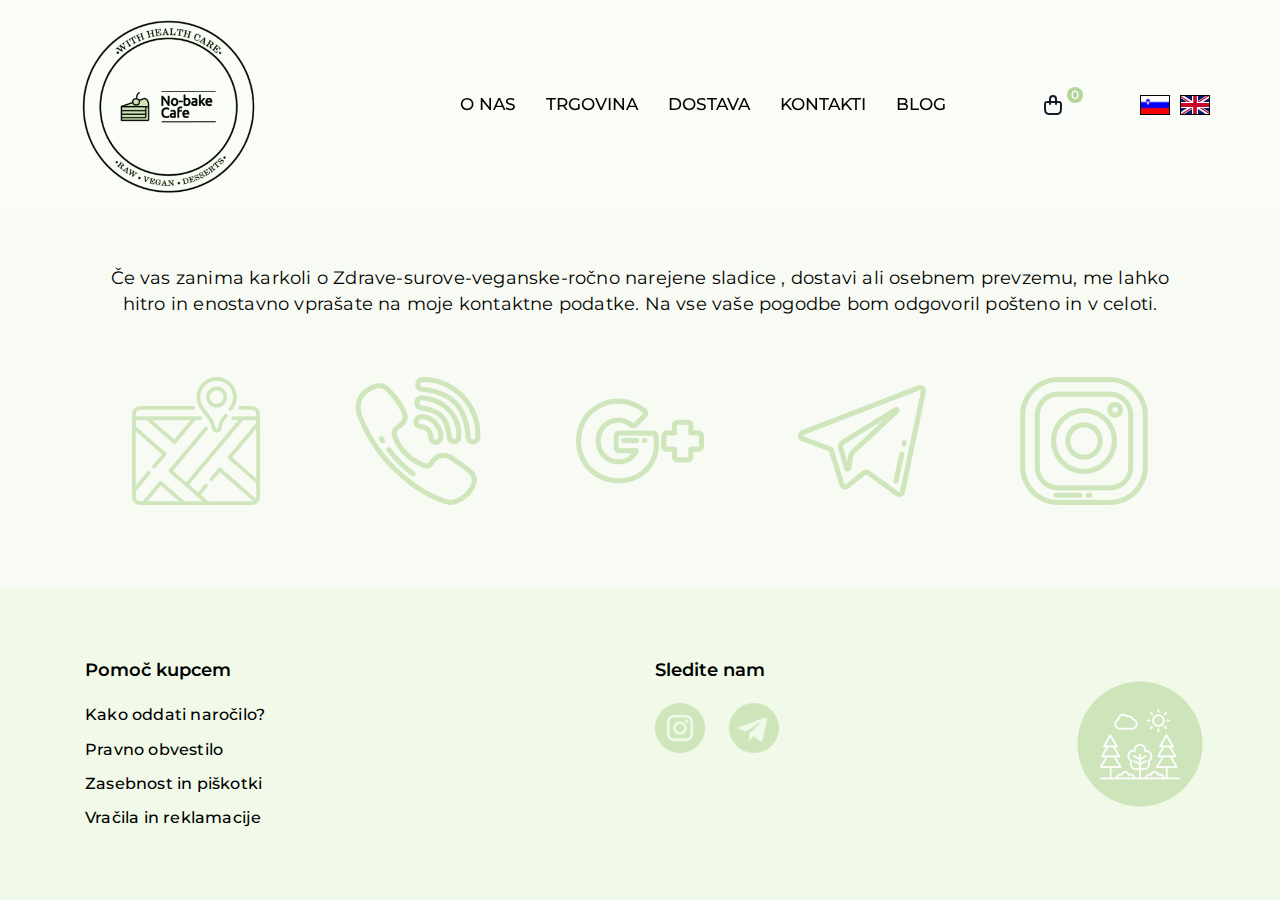
<file: contacts.html>
<!DOCTYPE html>
<html lang="en">

<head>
	<meta charset="UTF-8">
	<meta http-equiv="X-UA-Compatible" content="IE=edge">
	<meta name="viewport" content="width=device-width, initial-scale=1.0">
	<link rel="stylesheet" href="css/style.css">
	<link rel="stylesheet" href="css/null.css">
	<link rel="icon" type="image/svg" sizes="32x32" href="img/icon/06.svg" />
	<link rel="icon" type="image/svg" sizes="16x16" href="img/icon/06.svg" />
	<title>Nobakecafe</title>
</head>

<body>
	<div class="wrapper">
		<header class="header">
			<div class="header__container _container">
				<a href="index.html" class="header__logo">
					<img src="img/logo/04.png" alt="logo">
				</a>
				<nav class="header__menu menu">
					<div class="menu__body">
						<ul class="menu__list nav__list">
							<li class="menu__item">
								<a href="aboutus.html" class="menu__link nav__link lang" key="about">O nas</a>
							</li>
							<li class="menu__item nav__item">
								<a href="shop.html" class="menu__link nav__link lang" key="shop">Trgovina</a>
								<span class="menu__arrow"></span>
								<ul class="menu__sub-list">
									<li><a href="shop.html" class="menu__sub-link lang" key="cakes">torte</a></li>
									<li><a href="shop.html" class="menu__sub-link lang" key="candy">sladkarije</a></li>
									<li><a href="shop.html" class="menu__sub-link lang" key="cheese">skuta</a></li>
									<li><a href="shop.html" class="menu__sub-link lang" key="popsicle">sladoled</a></li>
									<li><a href="shop.html" class="menu__sub-link lang" key="cupcakes">sladki kompleti</a></li>
								</ul>
							</li>
							<li class="menu__item">
								<a href="delivery.html" class="menu__link nav__link lang" key="delivery">Dostava</a>
							</li>
							<li class="menu__item">
								<a href="contacts.html" class="menu__link nav__link lang" key="contacts">Kontakti</a>
							</li>
							<li class="menu__item">
								<a href="blog.html" class="menu__link nav__link lang" key="blog">Blog</a>
							</li>
						</ul>
					</div>
				</nav>
				<div class="header__cart cart" tabindex="0">
					<div class="cart-image">
						<img src="img/shop/bag-shopping.svg" alt="bag">
						<span class="cart__quantity">0</span>
					</div>
					<!-- <div class="cart-content">
						<ul class="cart-content__list" data-simplebar>
							<li class="cart-content__item">
								<article class="cart-content__product cart-product">
									<img src="img/shop/cakes/bazil/00011.jpeg" alt="bazil" class="cart-product__img">
									<div class="cart-product__text">
										<h3 class="cart-product__title lang" key="bazil">Svežina bazilike</h3>
										<span class="cart-product__price">45 €</span>
									</div>
									<button class="cart-product__delete" aria-label="Видалити товар"></button>
								</article>
							</li>
						</ul>
						<div class="cart-content__buttom">
							<div class="cart-content__fullprice">
								<span>Skupna cena:</span>
								<span class="fullprice">1234 €</span>
							</div>
							<button class="cart-content__btn btn lang" key="basket-card">Dodaj v voziček</button>
						</div>
					</div> -->
				</div>
				<a href="#" class="header__button">
					<ul class="menu__button">
						<li class="header-item-lang-sl"><button id="sl" class="translate">
								<img src="img/lang/02.svg.png" alt=""></button>
							</button></li>
						<li class="header-item-lang-en"><button id="en" class="translate">
								<img src="img/lang/01.svg.png" alt=""></button>
						</li>
					</ul>
				</a>
				<button class="menu__icon icon__menu" type="button">
					<span></span>
				</button>
			</div>
		</header>
		<main class="page">
			<div class="page__contacts-block block-contacts">
				<div class="block-contacts__conteiner _container">
					<div class="block-contacts__content">
						<div class="block-contacts__title block-text lang" key="contacts-title">
							<p>Če vas zanima karkoli o Zdrave-surove-veganske-ročno narejene sladice
								, dostavi ali osebnem prevzemu, me lahko hitro in
								enostavno vprašate na moje kontaktne podatke. Na vse vaše pogodbe bom odgovoril pošteno in v
								celoti.
							</p>
						</div>
					</div>
					<div class="block-contacts__body">
						<div class="block-contacts__icon">
							<a href="https://goo.gl/maps/77yQyyHBCMych2gu9" class="block-contacts__items" target="_blank">
								<div class="block-contacts__item">
									<img src="./img/contacts/location.png" alt="location">
								</div>
							</a>
							<a href="tel:+38669989756" class="block-contacts__items">
								<div class="block-contacts__item">
									<img src="./img/contacts/instagram (1).png" alt="phone">
								</div>
							</a>
							<a href="mailto:info.nobakecafe@gmail.com" class="block-contacts__items">
								<div class="block-contacts__item">
									<img src="./img/contacts/instagram (2).png" alt="mail">
								</div>
							</a>
							<a href="https://t.me/nobakecafe" class="block-contacts__items">
								<div class="block-contacts__item">
									<img src="./img/contacts/telegram.png" alt="telegram">
								</div>
							</a>
							<a href="https://www.instagram.com/nobakecafe/" class="block-contacts__items" target="_blank">
								<div class="block-contacts__item">
									<img src="./img/contacts/instagram.png" alt="instagram">
								</div>
							</a>
						</div>
					</div>
				</div>
			</div>
		</main>
		<footer class="footer">
			<div class="footer__top">
				<div class="footer__main _container">
					<div class="footer__row">
						<div class="footer__column">
							<div class="footer__label lang" key="support">Pomoč kupcem</div>
							<nav class="footer__menu menu-footer">
								<ul class="menu-footer__list">
									<li class="menu-footer__item">
										<a href="support.html" class="menu-footer__link lang" key="support-1">Kako oddati
											naročilo?</a>
									</li>
									<li class="menu-footer__item">
										<a href="support.html" class="menu-footer__link lang" key="support-2">Pravno obvestilo</a>
									</li>
									<li class="menu-footer__item">
										<a href="support.html" class="menu-footer__link lang" key="support-3">Zasebnost in
											piškotki</a>
									</li>
									<li class="menu-footer__item">
										<a href="support.html" class="menu-footer__link lang" key="support-4">Vračila in
											reklamacije</a>
									</li>
								</ul>
							</nav>
						</div>
						<div class="footer__column">
							<div class="footer__label lang" key="support-5">Sledite nam</div>
							<div class="footer__contacts contacts-footer">
								<a href="https://www.instagram.com/nobakecafe/" class="social__item" target='_blank'>
									<img src="img/icon/inst.png" alt="instagram">
								</a>
								<a href="https://t.me/nobakecafe" class="social__item" target='_blank'>
									<img src="img/icon/telegram.png" alt="telegram">
								</a>
							</div>
						</div>
					</div>
				</div>
			</div>
		</footer>
	</div>
	<script src="js/jquery.min.js"></script>
	<script src="js/script.js"></script>
</body>

</html>
</file>
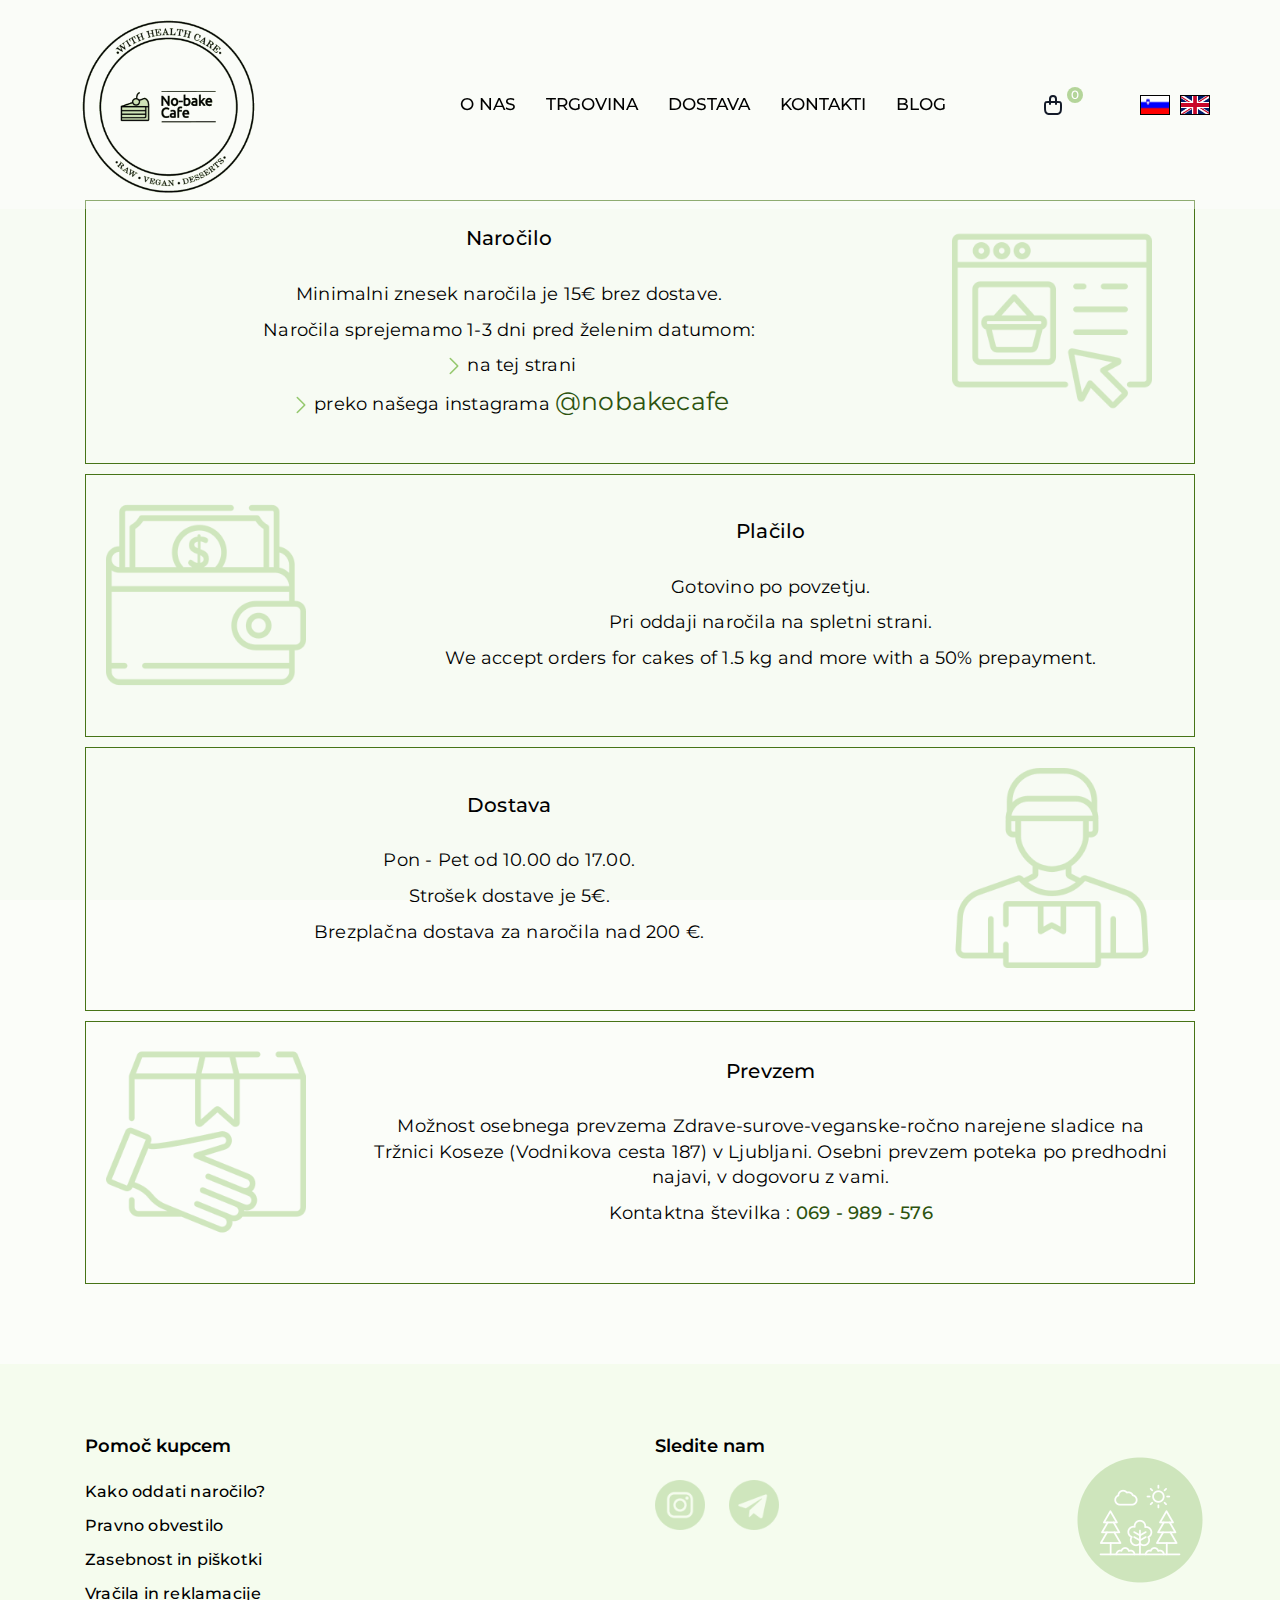
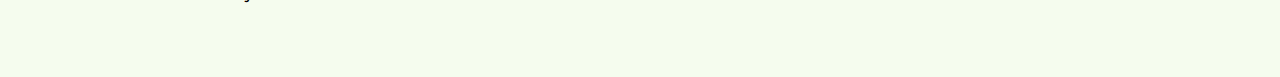
<file: delivery.html>
<!DOCTYPE html>
<html lang="en">

<head>
	<meta charset="UTF-8">
	<meta http-equiv="X-UA-Compatible" content="IE=edge">
	<meta name="viewport" content="width=device-width, initial-scale=1.0">
	<link rel="stylesheet" href="css/style.css">
	<link rel="stylesheet" href="css/null.css">
	<link rel="icon" type="image/svg" sizes="32x32" href="img/icon/06.svg" />
	<link rel="icon" type="image/svg" sizes="16x16" href="img/icon/06.svg" />
	<title>Nobakecafe</title>
</head>

<body>
	<div class="wrapper">
		<header class="header">
			<div class="header__container _container">
				<a href="index.html" class="header__logo">
					<img src="img/logo/04.png" alt="logo">
				</a>
				<nav class="header__menu menu">
					<div class="menu__body">
						<ul class="menu__list nav__list">
							<li class="menu__item">
								<a href="aboutus.html" class="menu__link nav__link lang" key="about">O nas</a>
							</li>
							<li class="menu__item nav__item">
								<a href="shop.html" class="menu__link nav__link lang" key="shop">Trgovina</a>
								<span class="menu__arrow"></span>
								<ul class="menu__sub-list">
									<li><a href="shop.html" class="menu__sub-link lang" key="cakes">torte</a></li>
									<li><a href="shop.html" class="menu__sub-link lang" key="candy">sladkarije</a></li>
									<li><a href="shop.html" class="menu__sub-link lang" key="cheese">skuta</a></li>
									<li><a href="shop.html" class="menu__sub-link lang" key="popsicle">sladoled</a></li>
									<li><a href="shop.html" class="menu__sub-link lang" key="cupcakes">sladki kompleti</a></li>
								</ul>
							</li>
							<li class="menu__item">
								<a href="delivery.html" class="menu__link nav__link lang" key="delivery">Dostava</a>
							</li>
							<li class="menu__item">
								<a href="contacts.html" class="menu__link nav__link lang" key="contacts">Kontakti</a>
							</li>
							<li class="menu__item">
								<a href="blog.html" class="menu__link nav__link lang" key="blog">Blog</a>
							</li>
						</ul>
					</div>
				</nav>
				<div class="header__cart cart" tabindex="0">
					<div class="cart-image">
						<img src="img/shop/bag-shopping.svg" alt="bag">
						<span class="cart__quantity">0</span>
					</div>
					<!-- <div class="cart-content">
						<ul class="cart-content__list" data-simplebar>
							<li class="cart-content__item">
								<article class="cart-content__product cart-product">
									<img src="img/shop/cakes/bazil/00011.jpeg" alt="bazil" class="cart-product__img">
									<div class="cart-product__text">
										<h3 class="cart-product__title lang" key="bazil">Svežina bazilike</h3>
										<span class="cart-product__price">45 €</span>
									</div>
									<button class="cart-product__delete" aria-label="Видалити товар"></button>
								</article>
							</li>
						</ul>
						<div class="cart-content__buttom">
							<div class="cart-content__fullprice">
								<span>Skupna cena:</span>
								<span class="fullprice">1234 €</span>
							</div>
							<button class="cart-content__btn btn lang" key="basket-card">Dodaj v voziček</button>
						</div>
					</div> -->
				</div>
				<a href="#" class="header__button">
					<ul class="menu__button">
						<li class="header-item-lang-sl"><button id="sl" class="translate">
								<img src="img/lang/02.svg.png" alt=""></button>
							</button></li>
						<li class="header-item-lang-en"><button id="en" class="translate">
								<img src="img/lang/01.svg.png" alt=""></button>
						</li>
					</ul>
				</a>
				<button class="menu__icon icon__menu" type="button">
					<span></span>
				</button>
			</div>
		</header>
		<main class="page">
			<div class="page__delivery-block delivery">
				<div class="delivery__container _container">
					<div class="delivery__body ">
						<div class="delivery__item">
							<div class="delivery__content">
								<div class="delivery__text block-text">
									<p class="lang delivery-title" key="delivery-title">
										Naročilo
									</p>
									<p class="lang" key="delivery-1">
										Minimalni znesek naročila je 15€ brez dostave.
									</p>
									<p class="lang" key="delivery-2">Naročila sprejemamo 1-3 dni pred želenim datumom:</p>
									<p class="lang" key="delivery-3"><span class="svg-arrow">na tej strani</span></p>
									<p class="lang" key="delivery-4"><span class="svg-arrow">preko našega instagrama</span>
										<a class="link-insta" href="https://www.instagram.com/nobakecafe/" target='_blank'>
											@nobakecafe</a>
									</p>
								</div>
							</div>
							<div class="delivery__img">
								<img src="img/delivery/package (3).png" alt="delivery">
							</div>
						</div>
						<div class="delivery__item item-rewerse">
							<div class="delivery__img">
								<img src="img/delivery/package (1).png" alt="delivery">
							</div>
							<div class="delivery__content">
								<div class="delivery__text block-text">
									<p class="lang delivery-title" key="delivery-5">
										Plačilo
									</p>
									<p class="lang" key="delivery-6">
										Gotovino po povzetju.
									</p>
									<p class="lang" key="delivery-7">Pri oddaji naročila na spletni strani.</p>
									<p class="lang" key="delivery-8">We accept orders for cakes of 1.5 kg and more with a 50%
										prepayment.</p>
								</div>
							</div>
						</div>
					</div>
					<div class="delivery__item">
						<div class="delivery__content">
							<div class="delivery__text block-text">
								<p class="lang delivery-title" key="delivery-9">
									Dostava
								</p>
								<p class="lang" key="delivery-10">
									Pon - Pet od 10.00 do 17.00.
								</p>
								<p class="lang" key="delivery-11">Strošek dostave je 5€.</p>
								<p class="lang" key="delivery-12">Brezplačna dostava za naročila nad 200 €.</p>
							</div>
						</div>
						<div class="delivery__img">
							<img src="img/delivery/package (2).png" alt="delivery">
						</div>
					</div>
					<div class="delivery__item item-rewerse">
						<div class="delivery__img">
							<img src="img/delivery/package.png" alt="delivery">
						</div>
						<div class="delivery__content">
							<div class="delivery__text block-text">
								<p class="lang delivery-title" key="delivery-13">
									Prevzem
								</p>
								<p class="lang" key="delivery-14">
									Možnost osebnega prevzema Zdrave-surove-veganske-ročno narejene sladice na Tržnici Koseze
									(Vodnikova cesta 187) v Ljubljani. Osebni prevzem poteka po predhodni najavi, v dogovoru z
									vami.
								</p>
								<p class="lang delivery-number" key="delivery-64">Kontaktna številka : <a href="tel:+38669989756"> 069 - 989 - 576</a></p>
							</div>
						</div>
					</div>
				</div>
			</div>
			
		</main>
		<footer class="footer">
			<div class="footer__top">
				<div class="footer__main _container">
					<div class="footer__row">
						<div class="footer__column">
							<div class="footer__label lang" key="support">Pomoč kupcem</div>
							<nav class="footer__menu menu-footer">
								<ul class="menu-footer__list">
									<li class="menu-footer__item">
										<a href="support.html" class="menu-footer__link lang" key="support-1">Kako oddati
											naročilo?</a>
									</li>
									<li class="menu-footer__item">
										<a href="support.html" class="menu-footer__link lang" key="support-2">Pravno obvestilo</a>
									</li>
									<li class="menu-footer__item">
										<a href="support.html" class="menu-footer__link lang" key="support-3">Zasebnost in
											piškotki</a>
									</li>
									<li class="menu-footer__item">
										<a href="support.html" class="menu-footer__link lang" key="support-4">Vračila in
											reklamacije</a>
									</li>
								</ul>
							</nav>
						</div>
						<div class="footer__column">
							<div class="footer__label lang" key="support-5">Sledite nam</div>
							<div class="footer__contacts contacts-footer">
								<a href="https://www.instagram.com/nobakecafe/" class="social__item" target='_blank'>
									<img src="img/icon/inst.png" alt="instagram">
								</a>
								<a href="https://t.me/nobakecafe" class="social__item" target='_blank'>
									<img src="img/icon/telegram.png" alt="telegram">
								</a>
							</div>
						</div>
					</div>
				</div>
			</div>
		</footer>
	</div>
	<script src="js/jquery.min.js"></script>
	<script src="js/script.js"></script>
</body>

</html>
</file>
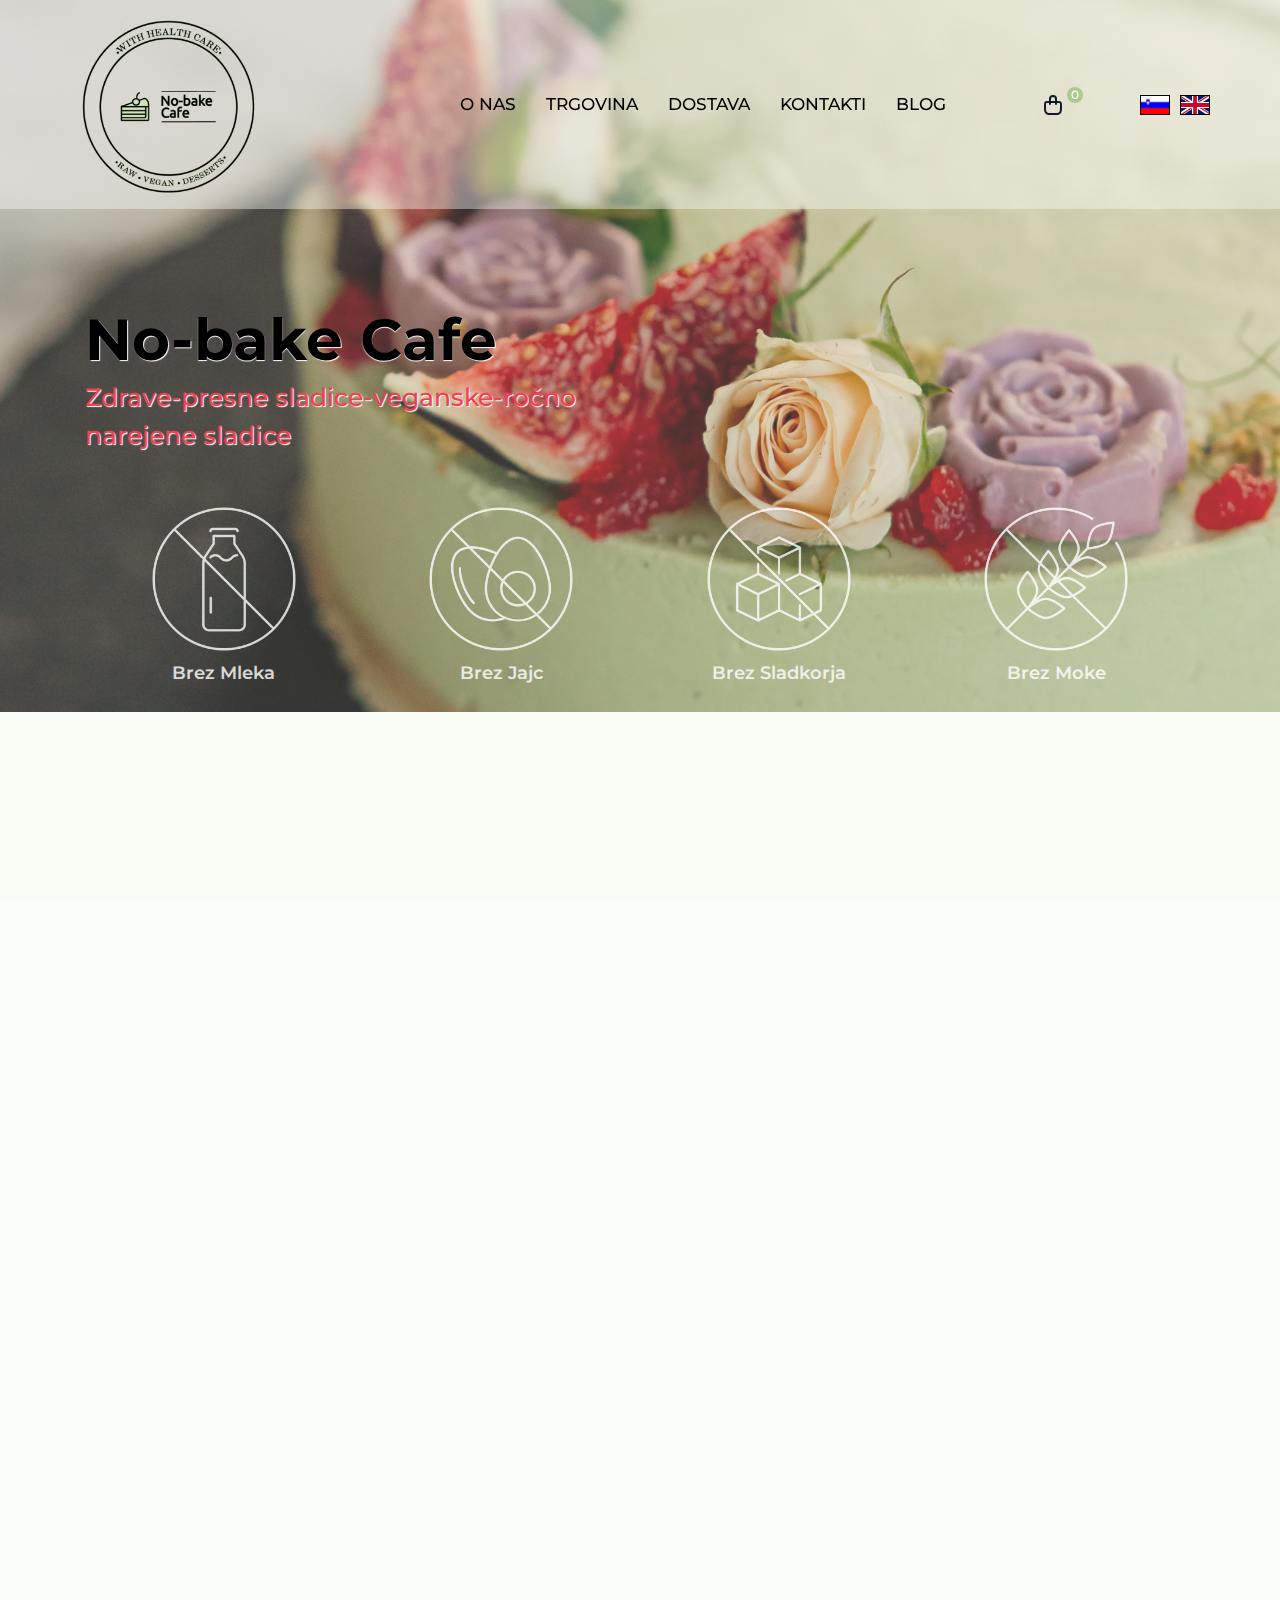
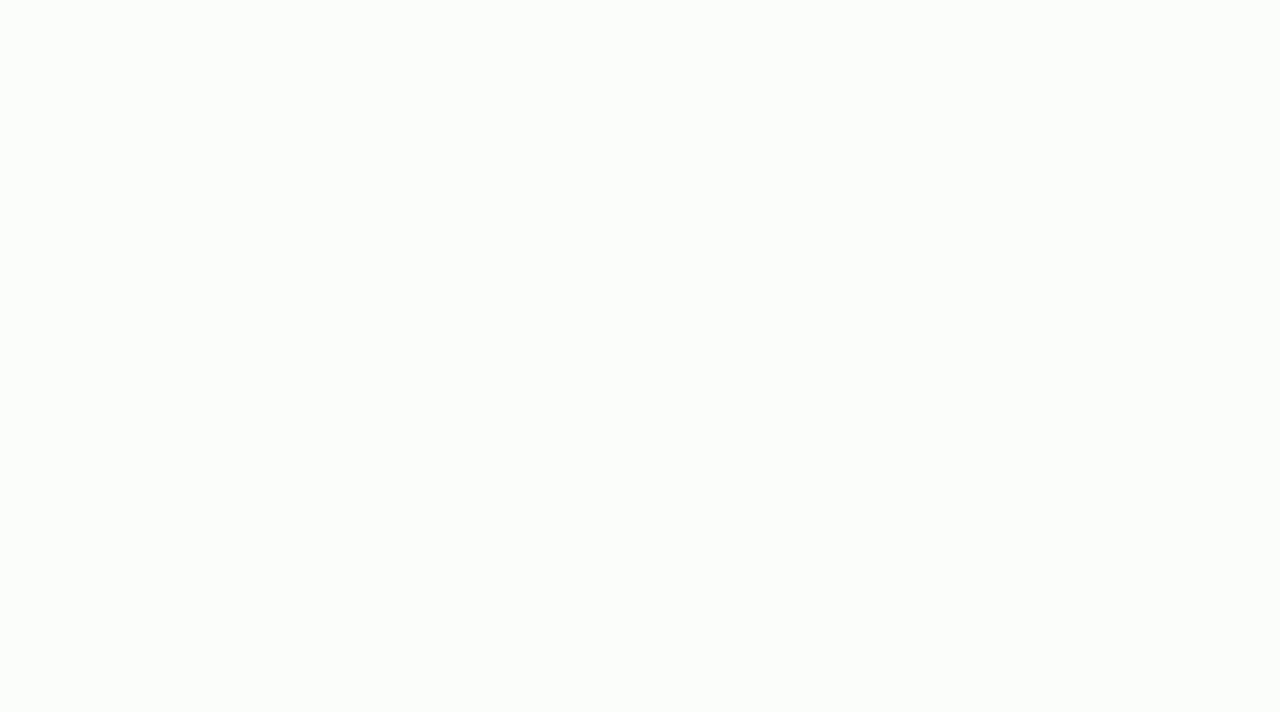
<file: header.html>
<!DOCTYPE html>
<html lang="en">

<head>
	<meta charset="UTF-8">
	<meta http-equiv="X-UA-Compatible" content="IE=edge">
	<meta name="viewport" content="width=device-width, initial-scale=1.0">
	<link rel="stylesheet" href="css/header.css">
	<title>Nobakecafe</title>
</head>

<body>
	<div class="wrapper">
		<header class="header">
			<div class="header__container _container">
				<a href="" class="header__logo">
					<img src="img/logo/04.png" alt="logo">
				</a>
				<nav class="header__menu menu">
					<div class="menu__body">
						<ul class="menu__list nav__list">
							<li class="menu__item">
								<a href="" class="menu__link nav__link">O nas</a>
							</li>
							<li class="menu__item nav__item">
								<a href="" class="menu__link nav__link">Trgovina</a>
								<span class="menu__arrow"></span>
								<ul class="menu__sub-list">
									<li><a href="shop.html" class="menu__sub-link lang" key="cakes">torte</a></li>
									<li><a href="shop.html" class="menu__sub-link lang" key="candy">sladkarije</a></li>
									<li><a href="shop.html" class="menu__sub-link lang" key="cheese">skuta</a></li>
									<li><a href="shop.html" class="menu__sub-link lang" key="popsicle">sladoled</a></li>
									<li><a href="shop.html" class="menu__sub-link lang" key="cupcakes">sladki kompleti</a></li>
								</ul>
							</li>
							<li class="menu__item">
								<a href="" class="menu__link nav__link">Dostava</a>
							</li>
							<li class="menu__item">
								<a href="" class="menu__link nav__link">Kontakti</a>
							</li>
							<li class="menu__item">
								<a href="" class="menu__link nav__link">Blog</a>
							</li>
						</ul>
					</div>

				</nav>
				<div class="header__cart cart" tabindex="0">
					<div class="cart-image">
						<img src="img/shop/bag-shopping.svg" alt="bag">
						<span class="cart__quantity">0</span>
					</div>
					<div class="cart-content">
						<ul class="cart-content__list" data-simplebar>
							<li class="cart-content__item">
								<article class="cart-content__product cart-product">
									<img src="img/shop/cakes/bazil/00011.jpeg" alt="bazil" class="cart-product__img">
									<div class="cart-product__text">
										<h3 class="cart-product__title lang" key="bazil">Svežina bazilike</h3>
										<span class="cart-product__price">45 €</span>
									</div>
									<button class="cart-product__delete" aria-label="Видалити товар"></button>
								</article>
							</li>
						</ul>
						<div class="cart-content__buttom">
							<div class="cart-content__fullprice">
								<span>Skupna cena:</span>
								<span class="fullprice">1234 €</span>
							</div>
							<button class="cart-content__btn btn lang" key="basket-card">Dodaj v voziček</button>
						</div>
					</div>
				</div>
				<a href="#" class="header__button">
					<ul class="menu__button">
						<li class="header-item-lang-sl"><button id="sl" class="translate">
								<img src="img/lang/02.svg.png" alt=""></button>
							</button></li>
						<li class="header-item-lang-en"><button id="en" class="translate">
								<img src="img/lang/01.svg.png" alt=""></button>
						</li>
					</ul>
				</a>
				<button class="menu__icon icon__menu" type="button">
					<span></span>
				</button>
			</div>
		</header>
		<main class="page">
			<div class="page__main-block main-block">
				<div class="main-block__image parallax-img">
				</div>
				<div class="main-block__container _container">
					<div class="main-block__body">
						
						<h1 class="main-block__title">No-bake Cafe</h1>
						<div class="main-block__text lang" key="main-block__text">Zdrave-presne sladice-veganske-ročno
							narejene sladice</div>
					</div>
				</div>
				<div class="page__advantage advantage">
					<div class="advantage__container _container">
						<div class="advantage__items items-advantage">
							<div class="item-advantage">
								<img src="img/icon/adventage/01.png" alt="no-milk" class="advantage-image">
								<div class="advantage-text lang" key="milk">brez mleka</div>
							</div>
							<div class="item-advantage">
								<img src="img/icon/adventage/02.png" alt="no-egg" class="advantage-image">
								<div class="advantage-text lang" key="eggs">brez jajc</div>
							</div>
							<div class="item-advantage">
								<img src="img/icon/adventage/03.png" alt="no-sugar" class="advantage-image">
								<div class="advantage-text lang" key="sugar">brez sladkorja</div>
							</div>
							<div class="item-advantage">
								<img src="img/icon/adventage/04.png" alt="gluten-free" class="advantage-image">
								<div class="advantage-text lang" key="flour">brez moke</div>
							</div>
						</div>
					</div>
				</div>
			</div>
		</main>
		<br><br><br><br><br><br><br><br><br><br><br><br><br><br><br><br><br><br><br><br><br><br><br><br><br><br><br><br><br><br><br><br><br><br><br><br><br><br><br><br><br><br><br><br><br><br><br><br><br><br><br><br><br><br><br><br><br><br><br><br><br><br><br><br><br><br><br><br><br><br><br><br><br><br><br><br><br><br><br><br><br><br><br><br><br><br><br><br><br><br><br><br><br><br><br><br><br><br><br><br>
		<footer class="footer">

		</footer>
	</div>
	<script src="js/madal-img.js"></script>
	<script src="js/jquery.min.js"></script>
	<script src="js/script.js"></script>

</body>

</html>
</file>
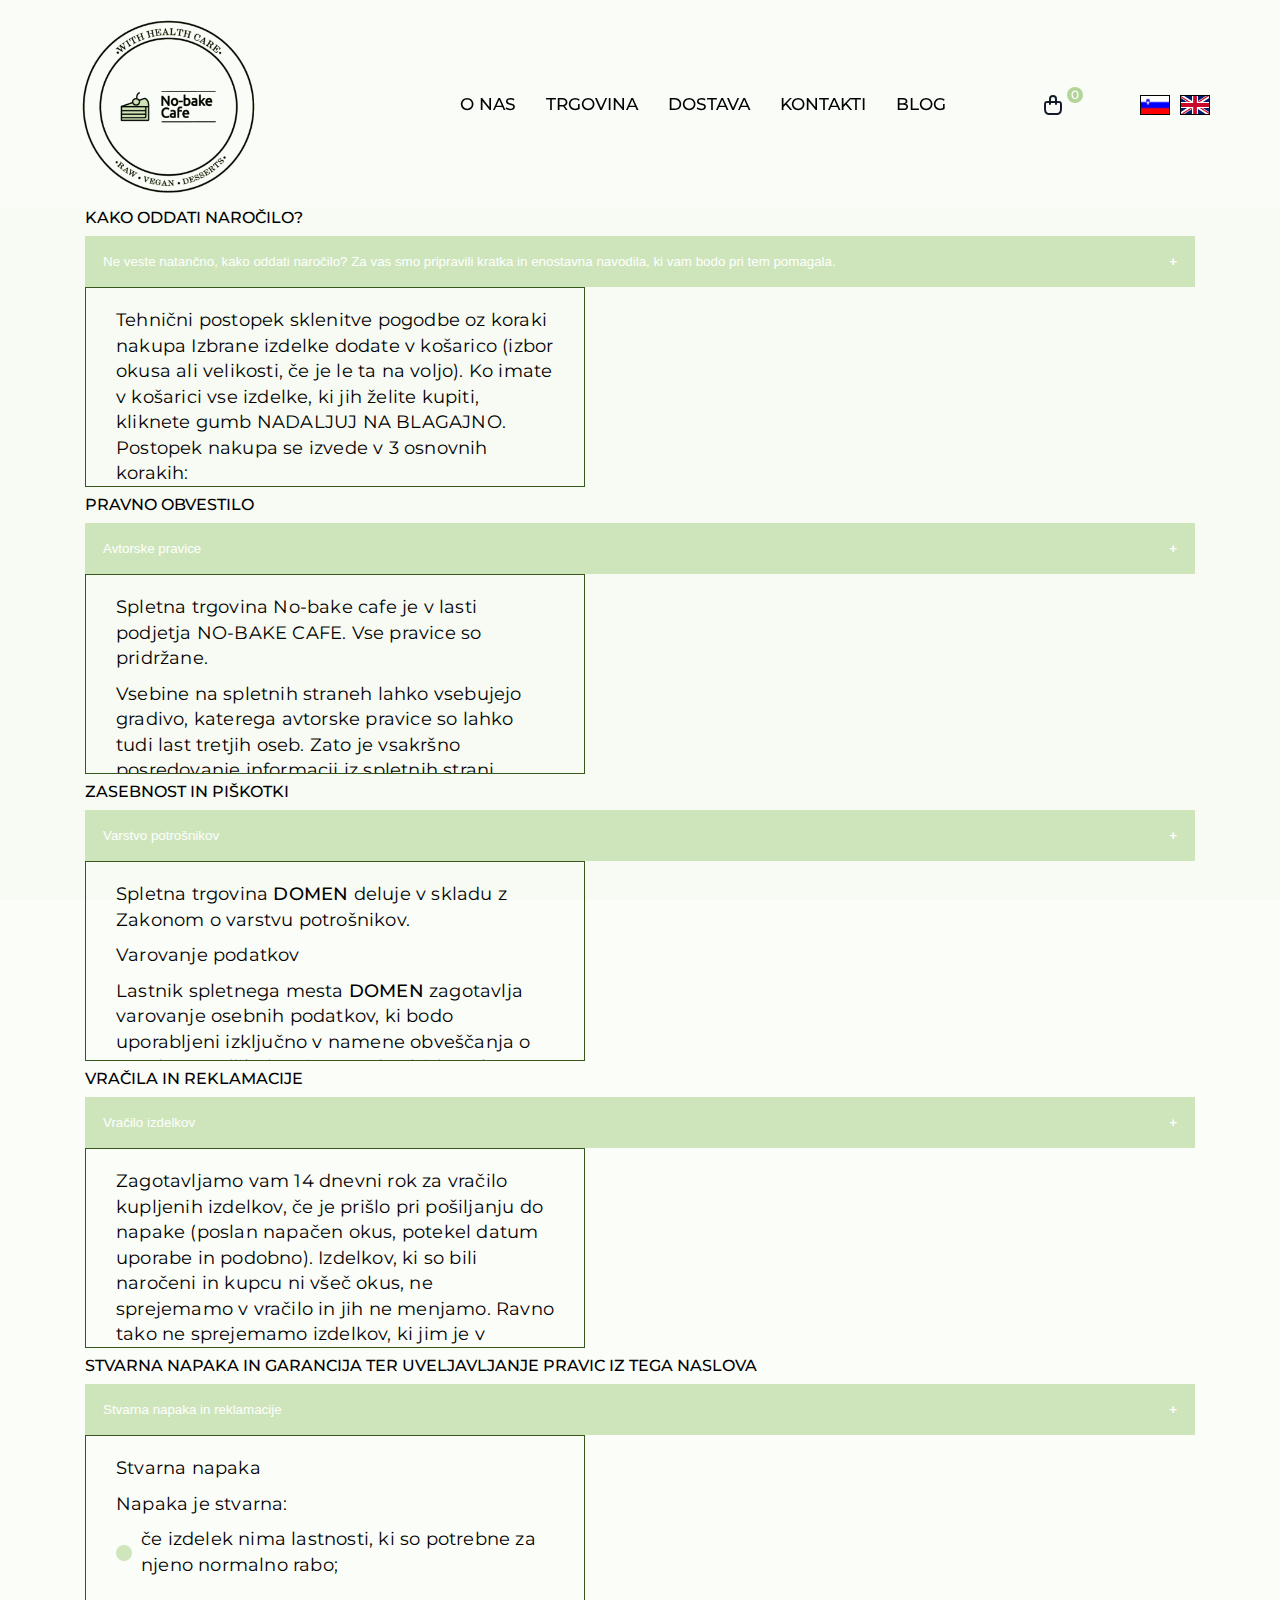
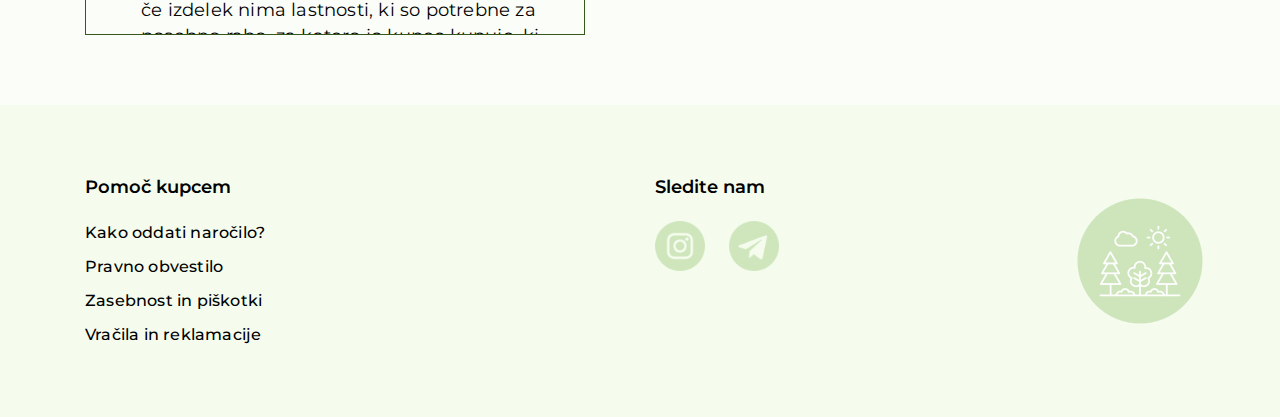
<file: support.html>
<!DOCTYPE html>
<html lang="en">

<head>
	<meta charset="UTF-8">
	<meta http-equiv="X-UA-Compatible" content="IE=edge">
	<meta name="viewport" content="width=device-width, initial-scale=1.0">
	<link rel="stylesheet" href="css/style.css">
	<link rel="stylesheet" href="css/null.css">
	<link rel="icon" type="image/svg" sizes="32x32" href="img/icon/06.svg" />
	<link rel="icon" type="image/svg" sizes="16x16" href="img/icon/06.svg" />
	<title>Nobakecafe</title>
</head>

<body>
	<div class="wrapper">
		<header class="header">
			<div class="header__container _container">
				<a href="index.html" class="header__logo">
					<img src="img/logo/04.png" alt="logo">
				</a>
				<nav class="header__menu menu">
					<div class="menu__body">
						<ul class="menu__list nav__list">
							<li class="menu__item">
								<a href="aboutus.html" class="menu__link nav__link lang" key="about">O nas</a>
							</li>
							<li class="menu__item nav__item">
								<a href="shop.html" class="menu__link nav__link lang" key="shop">Trgovina</a>
								<span class="menu__arrow"></span>
								<ul class="menu__sub-list">
									<li><a href="shop.html" class="menu__sub-link lang" key="cakes">torte</a></li>
									<li><a href="shop.html" class="menu__sub-link lang" key="candy">sladkarije</a></li>
									<li><a href="shop.html" class="menu__sub-link lang" key="cheese">skuta</a></li>
									<li><a href="shop.html" class="menu__sub-link lang" key="popsicle">sladoled</a></li>
									<li><a href="shop.html" class="menu__sub-link lang" key="cupcakes">sladki kompleti</a></li>
								</ul>
							</li>
							<li class="menu__item">
								<a href="delivery.html" class="menu__link nav__link lang" key="delivery">Dostava</a>
							</li>
							<li class="menu__item">
								<a href="contacts.html" class="menu__link nav__link lang" key="contacts">Kontakti</a>
							</li>
							<li class="menu__item">
								<a href="blog.html" class="menu__link nav__link lang" key="blog">Blog</a>
							</li>
						</ul>
					</div>
				</nav>
				<div class="header__cart cart" tabindex="0">
					<div class="cart-image">
						<img src="img/shop/bag-shopping.svg" alt="bag">
						<span class="cart__quantity">0</span>
					</div>
					<!-- <div class="cart-content">
						<ul class="cart-content__list" data-simplebar>
							<li class="cart-content__item">
								<article class="cart-content__product cart-product">
									<img src="img/shop/cakes/bazil/00011.jpeg" alt="bazil" class="cart-product__img">
									<div class="cart-product__text">
										<h3 class="cart-product__title lang" key="bazil">Svežina bazilike</h3>
										<span class="cart-product__price">45 €</span>
									</div>
									<button class="cart-product__delete" aria-label="Видалити товар"></button>
								</article>
							</li>
						</ul>
						<div class="cart-content__buttom">
							<div class="cart-content__fullprice">
								<span>Skupna cena:</span>
								<span class="fullprice">1234 €</span>
							</div>
							<button class="cart-content__btn btn lang" key="basket-card">Dodaj v voziček</button>
						</div>
					</div> -->
				</div>
				<a href="#" class="header__button">
					<ul class="menu__button">
						<li class="header-item-lang-sl"><button id="sl" class="translate">
								<img src="img/lang/02.svg.png" alt=""></button>
							</button></li>
						<li class="header-item-lang-en"><button id="en" class="translate">
								<img src="img/lang/01.svg.png" alt=""></button>
						</li>
					</ul>
				</a>
				<button class="menu__icon icon__menu" type="button">
					<span></span>
				</button>
			</div>
		</header>
		<main class="page">
			<div class="page__support support-block">
				<div class="support-block__container _container">
					<div class="support-block__items">
						<div class="support-block__item">
							<h2 class="lang" key="delivery-45">Kako oddati naročilo?</h2>
							<button class="refunds lang" key="delivery-46">Ne veste natančno, kako oddati naročilo? Za vas smo
								pripravili kratka in enostavna navodila, ki vam bodo pri tem pomagala.</button>
							<div class="content block-text">
								<p class="lang" key="delivery-47">Tehnični postopek sklenitve pogodbe oz koraki nakupa
									Izbrane izdelke dodate v košarico (izbor okusa ali velikosti, če je le ta na voljo). Ko imate
									v košarici vse izdelke, ki jih želite kupiti, kliknete gumb NADALJUJ NA BLAGAJNO. Postopek
									nakupa se izvede v 3 osnovnih korakih: </p>
								<ul>
									<span class="lang" key="delivery-48">1. POVZETEK:</span>
									<li class="lang" key="delivery-49">Preverite svojo košarico, če so izbrani izdelki pravih
										okusov
										in v željenih količinah. Za nadaljevanje kliknete gumb NAREDITE NAROČILO. </li>
									<span class="lang" key="delivery-50">2. PLAČILO: </span>
									<li class="lang" key="delivery-51">Izberete način plačila. Na voljo so plačilo
										preko TRR ali plačilo s kreditno kartico preko Stripe servisa. Za nadaljevanje kliknete
										gumb PLAČAJ.</li>
									<span class="lang" key="delivery-52">3. DOSTAVA: </span>
									<li class="lang" key="delivery-53"> Izberite način dostave. Trenutno sta na voljo osebni
										prevzem in dostava s Pošto Slovenije. </li>
								</ul>
							</div>
						</div>
						<div class="support-block__item">
							<h2 class="lang" key="delivery-54">Pravno obvestilo
							</h2>
							<button class="refunds lang" key="delivery-55">Avtorske pravice</button>
							<div class="content block-text">
								<p class="lang" key="delivery-56">Spletna trgovina No-bake cafe je v lasti podjetja NO-BAKE
									CAFE. Vse pravice so
									pridržane. </p>
								<p class="lang" key="delivery-57">Vsebine na spletnih straneh lahko vsebujejo gradivo, katerega
									avtorske pravice so
									lahko tudi last tretjih oseb. Zato je vsakršno posredovanje informacij iz spletnih strani
									dovoljeno samo s pisno odobritvijo lastnika. </p>
								<p class="lang" key="delivery-58">Pridržujemo si pravico do spremembe pogojev brez predhodnega
									obvestila. </p>
							</div>
						</div>
						<div class="support-block__item">
							<h2 class="lang" key="delivery-59">Zasebnost in piškotki
							</h2>
							<button class="refunds lang" key="delivery-60">Varstvo potrošnikov</button>
							<div class="content block-text">
								<p class="lang" key="delivery-61">Spletna trgovina <a>DOMEN</a> deluje v skladu z Zakonom o
									varstvu potrošnikov. </p>
								<p class="lang" key="delivery-62">Varovanje podatkov</p>
								<p class="lang" key="delivery-63">Lastnik spletnega mesta <a>DOMEN</a> zagotavlja varovanje
									osebnih
									podatkov, ki bodo uporabljeni izključno v namene obveščanja o poteku naročila (v primeru,
									da obiskovalec v spletni trgovini opravi nakup) ter na željo kupca za obveščanje o novih
									izdelkih in akcijah. Lastnik jamči, da bodo podatki obiskovalcev in uporabnikov uporabljeni
									le
									v namen nemotenega poteka naročil in ne bodo predani tretji osebi.
									V primeru težav oz. nejasnosti pri uporabi spletnega mesta si lastnik spletnega
									mesta pridržuje pravico do stika s potrošnikom prek sredstev komunikacij na daljavo.</p>
							</div>
						</div>
						<div class="support-block__item">
							<h2 class="lang" key="delivery-15">Vračila in reklamacije</h2>
							<button class="refunds lang" key="delivery-16">Vračilo izdelkov</button>
							<div class="content block-text">
								<p class="lang" key="delivery-17">Zagotavljamo vam 14 dnevni rok za vračilo kupljenih izdelkov,
									če je prišlo pri pošiljanju do napake (poslan napačen okus, potekel datum uporabe in
									podobno). Izdelkov, ki so bili naročeni in kupcu ni všeč okus, ne sprejemamo v vračilo in jih
									ne menjamo. Ravno tako ne sprejemamo izdelkov, ki jim je v trenutku menjave potekel rok
									uporabe (za trenutek vračila šteje elektronsko sporočilo, poslano na <a
										href="mailto:info.nobakecafe@gmail.com">info.nobakecafe@gmail.com</a>.
									Izdelke lahko vrnete na naslov NO-BAKE CAFE, Vodnikova cesta 187, 1000 Ljubljana. </p>
								<p class="lang" key="delivery-18">Skladno z določili 43. člena Zakona o varstvu potrošnika
									(ZvPot) ima potrošnik pravico, da v štirinajstih (14) dneh od prevzema izdelkov podjetju
									sporoči, da odstopa od naročila/pogodbe in sicer na kontaktni elektronski naslov
									<a href="mailto:info.nobakecafe@gmail.com">info.nobakecafe@gmail.com</a>, ne da bi mu bilo
									potrebno navesti razlog za svojo odločitev. Šteje
									se, da je sporočilo pravočasno, če je oddano v roku 14 dni pisno ali po elektronski pošti.
									Povratna pošiljka vrnjenega blaga na naslov podjetja NO-BAKE CAFE, Vodnikova cesta 187,
									1000 Ljubljana mora biti oddana v roku nadaljnjih 15 dni od sporočila. V tem primeru kupec
									sam poravna stroške, ki nastanejo ob vračilu blaga. V primeru odstopa od pogodbe prodajalec
									nemudoma oziroma najpozneje v 14 dneh po prejemu obvestila o odstopu od pogodbe vrne vsa
									prejeta plačila izdelkov brez stroškov pošiljanja.
								</p>
								<p class="lang" key="delivery-19">Izdelek mora biti nerabljen, nepoškodovan in v originalni
									nepoškodovani embalaži z vso priloženo dokumentacijo. Ponudnik ni dolžan sprejeti pošiljk z
									odkupnino ali pošiljk, ki ne ustrezajo ponudnikovim splošnim pogojem poslovanja.</p>
								<p class="lang" key="delivery-20">Vsi paketi, ki bodo na naš naslov posredovani s plačilom po
									povzetju oz. poštnino plača naslovnik, bodo zavrnjeni in vrnjeni pošiljatelju na njegove
									stroške. Prosimo, da poleg pošiljke priložite kopijo računa za kupljeni izdelek, vaše podatke
									ter vašo številko TRR-ja. Ko prejmemo paket vam vrnemo kupnino na vaš TRR, brez stroškov
									pošiljanja.</p>
							</div>
						</div>
						<div class="support-block__item">
							<h2 class="lang" key="delivery-21">STVARNA NAPAKA IN GARANCIJA TER UVELJAVLJANJE PRAVIC IZ TEGA
								NASLOVA</h2>
							<button class="refunds lang" key="delivery-22">Stvarna napaka in reklamacije</button>
							<div class="content block-text">
								<p class="lang" key="delivery-23">Stvarna napaka</p>
								<ul class="list"><span class="lang" key="delivery-24">Napaka je stvarna:</span>
									<li class="lang list" key="delivery-25">če izdelek nima lastnosti, ki so potrebne za njeno
										normalno rabo;</li>
									<li class="lang list" key="delivery-26">če izdelek nima lastnosti, ki so potrebne za posebno
										rabo, za katero jo kupec kupuje, ki pa je bila prodajalcu znana oziroma bi mu morala
										biti znana;</li>
									<li class="lang" key="delivery-27">če izdelek nima lastnosti in odlik, ki so bile izrecno
										ali molče dogovorjene oziroma predpisane;</li>
									<li class="lang" key="delivery-28">če je ponudnik izročil izdelek, ki se ne ujema z
										vzorcem ali okusom, razen če je bil vzorec ali okus pokazan le zaradi obvestila.</li>
								</ul>
								<p class="lang" key="delivery-29">Primernost izdelka za normalno rabo se presoja glede na
									običajne izdelke enake vrste in ob upoštevanju kakršnihkoli prodajalčevih izjav o
									značilnostih izdelkov, ki jih je dal prodajalec ali proizvajalec zlasti z oglaševanjem,
									predstavitvijo izdelka ali navedbami na izdelku samem. Kupec mora ponudnika obvestiti o
									morebitni stvarni napaki, na e-naslov <a
										href="mailto:info.nobakecafe@gmail.com">info.nobakecafe@gmail.com</a>, ali po telefonu
									obvestiti v
									zakonsko določenem roku 2 mesecev od odkritja napake. Obvestilo mora vsebovati natančen
									opis napake. Kupec mora ponudniku omogočiti pregled izdelka. Kupec je dolžan izdelke
									vrniti v roku enega meseca.</p>
								<p class="lang" key="delivery-30">Pravico do uveljavitve stvarne napake natančneje
									opredeljujeta Zakon o varstvu potrošnikov in Obligacijski zakonik.</p>
								<p class="lang" key="delivery-31">Reklamacijo lahko potrošnik uveljavlja kadar kupljeno blago
									ne ustreza dogovoru med pogodbenima strankama. Neskladnost v zvezi z dogovorom med
									strankama se lahko izraža v:</p>
								<ul class="list">
									<li class="lang" key="delivery-32">proizvodnih napakah izdelka,</li>
									<li class="lang" key="delivery-33">ugotovljenih manjkajočih delih izdelka,</li>
									<li class="lang" key="delivery-34">pošiljanju napačnega blaga, izdelka, ki je različen od
										naročenega,</li>
									<li class="lang" key="delivery-35">neskladju z navedeno velikostjo in/ali okusom – v
										izdelku, ki je poslan v različnih velikostih in/ali okusih od naročenih;</li>
									<li class="lang" key="delivery-36">poškodbi izdelka med prevozom.</li>
								</ul>
								<p class="lang" key="delivery-37">Vračilo blaga pri reklamaciji, razen v primerih proizvodne
									napake ali poškodbe med prevozom, se izvaja pod naslednjimi pogoji:</p>
								<ul class="list">
									<li class="lang" key="delivery-38">nepoškodovano stanje izdelka (izdelek ni strgan,
										spraskan, nošen, opran ali zlikan)</li>
									<li class="lang" key="delivery-39">ni škode, ki nastane zaradi nepravilne uporabe</li>
									<li class="lang" key="delivery-40">ohranjeni sta originalna embalaža in etiketa</li>
								</ul>
								<p class="lang" key="delivery-41">Vračilo blaga lahko izvedete na naslov NO-BAKE CAFE,
									Vodnikova cesta 187, 1000 Ljubljana.</p>
								<p class="lang" key="delivery-42">Pri reklamaciji se uporabnik lahko odloči za zamenjavo
									določenega izdelka za enak brez napak ali za izdelek drugačne velikosti, okusa. Kupec se
									lahko tudi odloči za vračilo kupnine. Spletna trgovina piskotinazlico.si lahko ponudi
									zamenjavo za popolnoma nov izdelek z isto ceno, oziroma mora uporabnik doplačati, če je
									cena zamenjave višja. Če obstoj napake na blagu oziroma nepravilnost pri opravljeni
									storitvi ni sporna, mora podjetje čimprej, vendar najpozneje v roku osmih dni, ugoditi
									potrošnikovi zahtevi.</p>
								<p class="lang" key="delivery-43">Pri reklamaciji je uporabnik dolžan vrniti kupljene izdelke
									v nepoškodovanem stanju v originalni embalaži z nalepkami.</p>
								<p class="lang" key="delivery-44">Pri zamenjavi izdelka stroške poštnine krije uporabnik,
									razen če je do te zamenjave prišlo zaradi napake spletne trgovine. Če uporabnik želi
									zamenjati ali vrniti izdelek, lahko to stori preko navadne ali hitre pošte.</p>
							</div>
						</div>
					</div>
				</div>
			</div>
		</main>
		<footer class="footer">
			<div class="footer__top">
				<div class="footer__main _container">
					<div class="footer__row">
						<div class="footer__column">
							<div class="footer__label lang" key="support">Pomoč kupcem</div>
							<nav class="footer__menu menu-footer">
								<ul class="menu-footer__list">
									<li class="menu-footer__item">
										<a href="support.html" class="menu-footer__link lang" key="support-1">Kako oddati
											naročilo?</a>
									</li>
									<li class="menu-footer__item">
										<a href="support.html" class="menu-footer__link lang" key="support-2">Pravno obvestilo</a>
									</li>
									<li class="menu-footer__item">
										<a href="support.html" class="menu-footer__link lang" key="support-3">Zasebnost in
											piškotki</a>
									</li>
									<li class="menu-footer__item">
										<a href="support.html" class="menu-footer__link lang" key="support-4">Vračila in
											reklamacije</a>
									</li>
								</ul>
							</nav>
						</div>
						<div class="footer__column">
							<div class="footer__label lang" key="support-5">Sledite nam</div>
							<div class="footer__contacts contacts-footer">
								<a href="https://www.instagram.com/nobakecafe/" class="social__item" target='_blank'>
									<img src="img/icon/inst.png" alt="instagram">
								</a>
								<a href="https://t.me/nobakecafe" class="social__item" target='_blank'>
									<img src="img/icon/telegram.png" alt="telegram">
								</a>
							</div>
						</div>
					</div>
				</div>
			</div>
		</footer>
	</div>
	<script src="js/jquery.min.js"></script>
	<script src="js/script.js"></script>
</body>

</html>
</file>
<file: css/style.css>
@import url("https://fonts.googleapis.com/css?family=Montserrat:regular,500,600,700,800,900&display=swap");
@import "main-page.css";
@import "header.css";
@import "null.css";
@import "simplebar.css";
@import "delivery.css";
@import "shop.css";
@import "about-us.css";
@import "support.css";
@import "blog.css";
@import "footer.css";
@import "time-line.css";
@import "favorite-block.css";
@import "modal-img.css";

.block-title {
	font-size: 34px;
	margin-bottom: 20px;
	color: #27331a;
	line-height: 140%;
}
.block-text {
	font-size: 18px;
	font-weight: 400;
	line-height: 142%;
	letter-spacing: 0.2px;
	color: #000000;
}
.block-text p {
	padding-bottom: 10px;
}
@media (max-width: 697px) {
	.block-text {
		font-size: 16px;
		font-weight: 400;
		line-height: 142%;
		letter-spacing: 0.2px;
		color: #000000;
	}
	.block-title {
		font-size: 28px;
	}
}
@media (max-width: 497px) {
	.block-title {
		font-size: 24px;
	}
	.block-text {
		font-size: 14px;
	}
}
@media (max-width: 350px) {
	.block-title {
		font-size: 20px;
	}
}
/* ------------------------------------------------------------ */
.page__in-catalog {
}
.in-catalog {
}
.in-catalog__container {
	padding: 15px 0px 40px 15px;
}
._container {
}
.in-catalog__body {
	display: flex;
	align-items: center;
}
.catalog-img {
	margin: 10px;
	align-items: center;
}
.in-catalog__title {
	max-width: 667px;
	font-size: 34px;
	color: #27331a;
	line-height: 140%;
}

.button-cat {
	flex: 0 1 50%;
	align-items: center;
	justify-content: space-between;
}
.in-catalog__button {
	flex: 1 1 auto;
	min-height: 58px;
	padding: 0px 20px;
	margin-left: 20%;
	align-items: flex-end;
}
.botton-catalog {
	background: #f3f3f3;
	border: 1px solid #37581d;
	display: flex;
	min-height: 58px;
	width: 80%;
	justify-content: center;
	align-items: center;
	text-align: center;
	color: #000000;
	padding: 0px 22px;
	transition: all 0.3s ease 0s;
	cursor: pointer;
}
.botton-catalog:hover {
	background: #cee5bc;
}
@media (max-width: 908px) {
	.in-catalog__button {
		margin-left: 0%;
		width: 100%;
	}
	.button-cat {
		flex: 0 1 80%;
	}
	.in-catalog__title {
		font-size: 28px;
	}
}
@media (max-width: 598px) {
	.in-catalog__body {
		flex-direction: column;
	}
	.botton-catalog {
		min-width: 230px;
	}
	.in-catalog__title {
		text-align: center;
		font-size: 28px;
		margin-bottom: 20px;
	}
}
@media (max-width: 497px) {
	.in-catalog__title {
		font-size: 24px;
	}
	.block-text {
		font-size: 14px;
	}
}
@media (max-width: 350px) {
	.in-catalog__title {
		font-size: 20px;
	}
}
/* ------------------------------------------------------- */
</file>
<file: css/null.css>
/* Обнуление -----------------------------------------------------------------*/
*,*:before,*:after {
   padding: 0;
   margin: 0;
   border: 0;
   box-sizing: border-box;
}
a {
   text-decoration: none;
}
ul,ol,li {
   list-style: none;
}
img {
   vertical-align: top;
}
h1,h2,h3,h4,h5,h6 {
   font-size: inherit;
   font-weight: inherit;
}
nav,footer,header,aside {
   display: block;
}
/* --------------------- Обнуление ---------------- */
</file>
<file: css/header.css>
@import url("https://fonts.googleapis.com/css?family=Montserrat:regular,500,600,700,800,900&display=swap");
@import "simplebar.css";
@import "null.css";
@import "shop.css";
@import "main-page.css";
html,
body {
	height: 100%;
	line-height: 1;
	font-size: 16px;
	color: #000000;
	background-color: #cee5bc17;
	font-weight: 500;
	font-family: "Montserrat", sans-serif;
	scroll-padding-top: 100px;
	overflow-anchor: none;
}
body._lock {
	overflow: hidden;
	position: fixed;
}
.wrapper {
	min-height: 100%;
	display: flex;
	flex-direction: column;
	position: relative;
	margin-bottom: 50px;
	overflow: clip;
}
._container {
	max-width: 1140px;
	margin: 0px auto;
	padding: 0px 15px;
	box-sizing: border-box;
}
.page {
	flex: 1 1 auto;
}

/* ------------------------------------- */
.header {
	position: fixed;
	top: 0;
	left: 0;
	width: 100%;
	z-index: 20;
	background-color: #ffffff65;
}
.header__container {
	margin: 0px auto;
	display: flex;
	column-gap: 35px;
	min-height: 120px;
	padding: 5px 0px;
	align-items: center;
	cursor: pointer;
}
._container {
}
.header__logo {
	position: relative;
	z-index: 2;
}
.header__logo img {
	max-width: 200px;
}
.header__menu {
	flex: 1 1 auto;
}
.menu {
}
.menu__body {
}
.menu__icon {
}
.icon__menu {
	display: none;
}
.menu__list {
	display: flex;
	flex-wrap: wrap;
	position: relative;
	row-gap: 5px;
	justify-content: flex-end;
	column-gap: 30px;
}
.menu__item {
}
.menu__link {
	display: block;
	color: #000000;
	font-size: 16px;
	line-height: 162%;
	text-transform: uppercase;
	cursor: pointer;
	position: relative;
	transition: color 0.3s ease 0s;
}
.nav__link {
}
.nav__link::after {
	content: "";
	position: absolute;
	bottom: 0px;
	left: 0;
	width: 0;
	height: 1px;
	transition: width 0.3s ease 0s;
	background-color: #2d530f;
}
.nav__link:hover {
	color: #2d530f;
}
.nav__link:hover::after {
	width: 100%;
}
.menu__sub-list {
	position: absolute;
	top: 100%;
	left: 100;
	background-color: #cee5bc9a;
	padding: 15px;
	min-width: 200px;
	border: 1px solid #37581d;
	text-transform: uppercase;
}
.menu__sub-list li {
	margin: 0px 0px 10px 0px;
}
.menu__sub-list li:last-child {
	margin: 0;
}
.menu__sub-link {
	color: #000;
	cursor: pointer;
	position: relative;
	transition: color 0.3s ease 0s;
}
.menu__sub-link::after {
	content: "";
	position: absolute;
	bottom: 0px;
	left: 0;
	width: 0;
	height: 1px;
	transition: width 0.3s ease 0s;
	background-color: #2d530f;
}
.menu__sub-link:hover {
	color: #2d530f;
}
.menu__sub-link:hover::after {
	width: 100%;
}
.menu__arrow {
	display: none;
}
.header__logo,
.header__button,
.header__cart{
	z-index: 5;
}
/* ----------------------------------- */
.header__button {
	flex: 0 0 auto;
}
.menu__button {
	display: flex;
	justify-content: end;
	align-items: flex-end;
	position: relative;

	z-index: 5;
}
.header-item-lang-sl {
}
.translate {
	background: transparent;
	margin-left: 10px;
	cursor: pointer;
}
.translate img {
	width: 30px;
	height: 20px;
	border: 1px solid #000;
}
.header-item-lang-en {
}
/* ----------------------------------- */
@media (max-width: 997.98px) {
	.header__container,
	.menu__list {
		column-gap: 17px;
	}
	.header__logo img {
		max-width: 150px;
		max-height: 150px;
	
	}
	.header__container {
		min-height: 90px;
	}
}
/* -----------------------------------*/
body._pc .menu__list > li:hover .menu__sub-list {
	opacity: 1;
	visibility: visible;
	transform: translate(0px, 0px);
	pointer-events: all;
}
body._touch .menu__list > li {
	display: flex;
	align-items: center;
}
body._touch .nav__link {
	flex: 1 1 auto;
}
body._touch .menu__arrow {
	display: block;
	width: 0;
	height: 0;
	margin: 0px 0px 0px 5px;
	transition: transform 0.3 ease 0s;
	border-left: 5px solid transparent;
	border-right: 5px solid transparent;
	border-top: 10px solid #000;
}
body._touch .menu__list > li._active .menu__sub-list {
	opacity: 1;
	visibility: visible;
	transform: translate(0px 0px);
	pointer-events: all;
}
body._touch .menu__list > li._active .menu__arrow {
	transform: rotate(-180deg);
}
/* --------------------------------------------------*/
@media (max-width: 767.98px) {
	.header__container,
	.menu__list {
		column-gap: 15px;
	}
	.header__container{
		padding: 0px 0px;
	}
	.menu__icon {
		display: block;
		position: relative;
		flex: 0 0 30px;
		height: 18px;
		margin-right: 5px;
		cursor: pointer;
		z-index: 5;
		background: transparent;
	}
	.menu__icon span,
	.menu__icon::before,
	.menu__icon::after {
		content: "";
		right: 0;
		position: absolute;
		height: 2px;
		width: 100%;
		transition: all 0.3s ease 0s;
		background-color: #000000;
	}
	.menu__icon::before {
		top: 0;
	}
	.menu__icon::after {
		bottom: 0;
	}
	.menu__icon span {
		top: calc(50% -1px);
		transform: scale(1) translate(0px, -50%);
	}

	.menu__icon._active span {
		transform: scale(0) translate(0px, -50%);
	}
	.menu__icon._active::before {
		top: 50%;
		transform: rotate(-45deg) translate(0px, -50%);
	}
	.menu__icon._active::after {
		bottom: 50%;
		transform: rotate(45deg) translate(0px, 50%);
	}
	.menu__body {
		position: fixed;
		width: 100%;
		height: 100%;
		background-color: #cee5bcb1;
		left: -100%;
		top: 0;
		padding: 150px 15px 30px 15px;
		overflow: auto;
	}
	.menu__body._active {
		left: 0;
	}
	.menu__body::before {
		content: "";
		position: fixed;
		width: 100%;
		top: 0;
		left: 0;
		height: 150px;
		background-color: #cee5bc;
		z-index: 2;
		transition: left 0.3s ease 0s;
	}
	.menu__list {
		flex-direction: column;
		justify-content: center;
		text-align: center;
	}
	.menu__list > li {
		flex-wrap: wrap;
	}
	.menu__link {
		font-size: 24px;
		text-align: left;
		text-transform: capitalize;
	}
	.header__container {
		min-height: 70px;
	}
	.menu__list > li._active .menu__sub-list {
		display: block;
	}

	.nav__link {
		font-size: 24px;
		text-transform: capitalize;
	}
	.menu__sub-list {
		position: relative;
		background-color: #c3e6a9;
		flex: 1 1 100%;
		margin: 20px 0px 10px 0px;
		display: none;
		text-transform: capitalize;
	}
	.menu__sub-link {
		font-size: 20px;
	}
	.nav__link:hover {
		color: #000000;
	}
}
@media (min-width: 767.98px) {
	.menu__list {
		display: flex;
		align-items: center;
	}
	.menu__list > li {
		padding: 10px 0px;
	}
	.menu__sub-list {
		transform: translate(0px 10%);
		opacity: 0;
		visibility: hidden;
		transition: all 0.4s ease 0.1s;
		pointer-events: none;
	}
	.nav__link {
		display: flex;
	}
}
@media (max-width: 467.98px) {
	.header__logo img {
		max-width: 120px;
		max-height: 120px;
	}
	.menu__body::before {
		height: 125px;
	}
	.menu__body {
		padding-top: 120px;
	}
}
@media (max-width: 367.98px) {
	.header__logo img {
		max-width: 100px;
		max-height: 100px;
	}
	.menu__body::before {
		height: 100px;
	}
	.menu__body {
		padding-top: 100px;
	}
}
/* ---------------------------------------------------- */
.header__cart {
	margin-left: 40px;
}
.cart {
	position: relative;
	padding: 20px;
	margin-right: 10px;
}
.cart.active:hover {
	background-color: #f1a8a8ad;
	cursor: pointer;
	border-radius: 100%;
	border: 1px solid #f2404f;
}
.cart-image {
}
.cart__quantity {
	position: absolute;
	right: 2px;
	top: 50%;
	transform: translateY(-50%);
	background-color: #85ba5c99;
	border-radius: 100%;
	min-height: 16px;
	min-width: 16px;
	color: #fff;
	display: inline-flex;
	align-items: center;
	justify-content: center;
	z-index: 6;
	font-size: 12px;
	margin-top: -10px;
	line-height: 1;
}
.cart-content {
	position: absolute;
	right: 0;
	top: 100%;
	margin-top: 4px;
	z-index: 11;
	background-color: #cee5bcd2;
	box-shadow: 0px 4px 4px rgba(135, 135, 135, 0.25);
	display: grid;
	grid-template-columns: repeat(auto-fill, minmax(470px, 1fr));
	cursor: default;
	opacity: 0;
	visibility: hidden;
	transition: opacity 0.3s, visibility 0.3s;
}
@media (max-width: 980px) {
	.cart-content {
		grid-template-columns: repeat(auto-fill, minmax(370px, 1fr));
	}
}
@media (max-width: 440px) {
	.cart-content {
		grid-template-columns: repeat(auto-fill, minmax(320px, 1fr));
		margin: 0px -10px;
	}
	.cart {
		padding: 10px;
	}
}
@media (max-width: 360px) {
	.cart-content {
		grid-template-columns: repeat(auto-fill, minmax(270px, 1fr));
		margin: 0px -25px 0px -10px;
	}
}
.cart.active:hover .cart-content {
	opacity: 1;
	visibility: visible;
	transition: opacity 0.3s, visibility 0.3s;
}
.cart-content__list {
	max-height: 330px;
}
.cart-content__item {
	transition: background-color 0.3s;
}
.cart-content__product {
}
.cart-product {
	display: flex;
	align-items: center;
	padding: 12px 20px;
}
.cart-content__item:hover {
	background-color: #8fd45b76;
}
.cart-product__img {
	max-width: 100px;
	max-height: 100px;
	object-fit: cover;
	margin-right: 20px;
}
.cart-product__text {
}
.cart-product__title {
	font-style: normal;
	font-weight: 400px;
	font-size: 18px;
	margin-bottom: 15px;
	line-height: 20px;
	max-width: 280px;
}
.cart-product__price {
	font-weight: 600;
	font-size: 20px;
	line-height: 25px;
	color: #f2404f;
}
.cart-product__delete {
	margin-left: auto;
	width: 20px;
	height: 20px;
	border: none;
	background-color: transparent;
	padding: 0;
	background-image: url(../img/shop/trash.svg);
	background-size: cover;
	background-position: center;
	background-repeat: no-repeat;
}
.cart-content__buttom {
	display: flex;
	justify-content: space-between;
	align-items: center;
	padding: 20px;
}
.cart-content__fullprice {
	display: flex;
	flex-direction: column;
	font-size: 15px;
	font-weight: 400;
	line-height: 20px;
	color: #646464;
	margin-top: 8px;
}
.fullprice {
	font-weight: 700;
	font-style: normal;
	line-height: 20px;
	color: #000;
}
.cart-content__btn {
	width: 240px;
	text-align: center;
}
.simplebar-track.simplebar-vertical {
	width: 4px;
	background: rgba(77, 77, 77, 0.1);
	border-radius: 5px;
	margin-top: 20px;
	height: calc(100% - 40px);
	right: 5px;
}
.simplebar-track.simplebar-vertical.simplebar-scrollbar::before {
	width: 100%;
	background: rgba(77, 77, 77, 0.1);
	border-radius: 5px;
	opacity: 1;
	top: 0;
	right: 0;
	bottom: 0;
	left: 0;
}
@media (max-width: 1180px) {
	.header__cart {
		margin-left: 5px;
	}
	.cart {
		padding: 20px;
	}
}
@media (min-width: 1020px) {
	.nav__link {
		font-size: 17px;
	}
}
@media (max-width: 1020px) {
	.cart {
		padding: 10px;
		margin-right: 0px;
		margin-bottom: 5px;
	}
}
/* ----------------------------------- */
.parallax-img-first {
	height: 100%;
	background-attachment: fixed;
	background-position: center;
	background-repeat: no-repeat;
	background-size: cover;
}
.main-block__image {
	background-image: url(../img/main/003.jpg);
	min-height: 680px;
	position: relative;
	opacity: 0.8;
}

/* -------------------------------------- */
.scrolled .header {
	max-height: 150px;
	background-color: #ffffffa1;
}
.scrolled .wrapper {
	height: 80px;
}
.scrolled .header__logo img {
	max-width: 150px;
	max-height: 150px;
}
@media (min-width: 767.98px) {
	.scrolled .header__logo img {
		margin-top: -5px ;
	}
}
@media (max-width: 467.98px) {
	.scrolled .header__logo img {
		max-width: 120px;
		max-height: 120px;
	}
	.scrolled .header {
		max-height: 120px;
	}
}
@media (max-width: 367.98px) {
	.scrolled .header__logo img {
		max-width: 100px;
		max-height: 100px;

	}
	.scrolled .header {
		max-height: 100px;
	}
}
/* -------------------------------------- */
.page__main-block {
}
.main-block {
	position: relative;
}
.main-block__container {
}
._container {
}
.main-block__body {
	padding: 300px 0px 30px 0px;
	position: relative;
	z-index: 2;
	max-width: 500px;
}
.main-block__title {
	font-size: 58px;
	line-height: calc(80 / 58 * 100%);
	font-weight: 700;
	letter-spacing: 0.2px;
	text-shadow: 0.5px 0.5px 1px #ffffff;
}
.main-block__text {
	color: #f2404f;
	font-size: 25px;
	line-height: 150%;
	text-shadow: 0.5px 0.5px 1px #ffffff;
}
.main-block__image {
	position: absolute;
	width: 100%;
	height: 100%;
	top: 0;
	left: 0;
	padding-bottom: 40px;
}
@media (max-width: 1080px) {
	.main-block__body {
		padding: 300px 0px 30px 0px;
	}
	.main-block__image {
		min-height: 680px;
	}
}
@media (max-width: 350px) {
	.main-block__title {
		font-size: 48px;
	}
	.main-block__text {
		font-size: 16px;
	}
}
/* ----------------------------------- */
</file>
